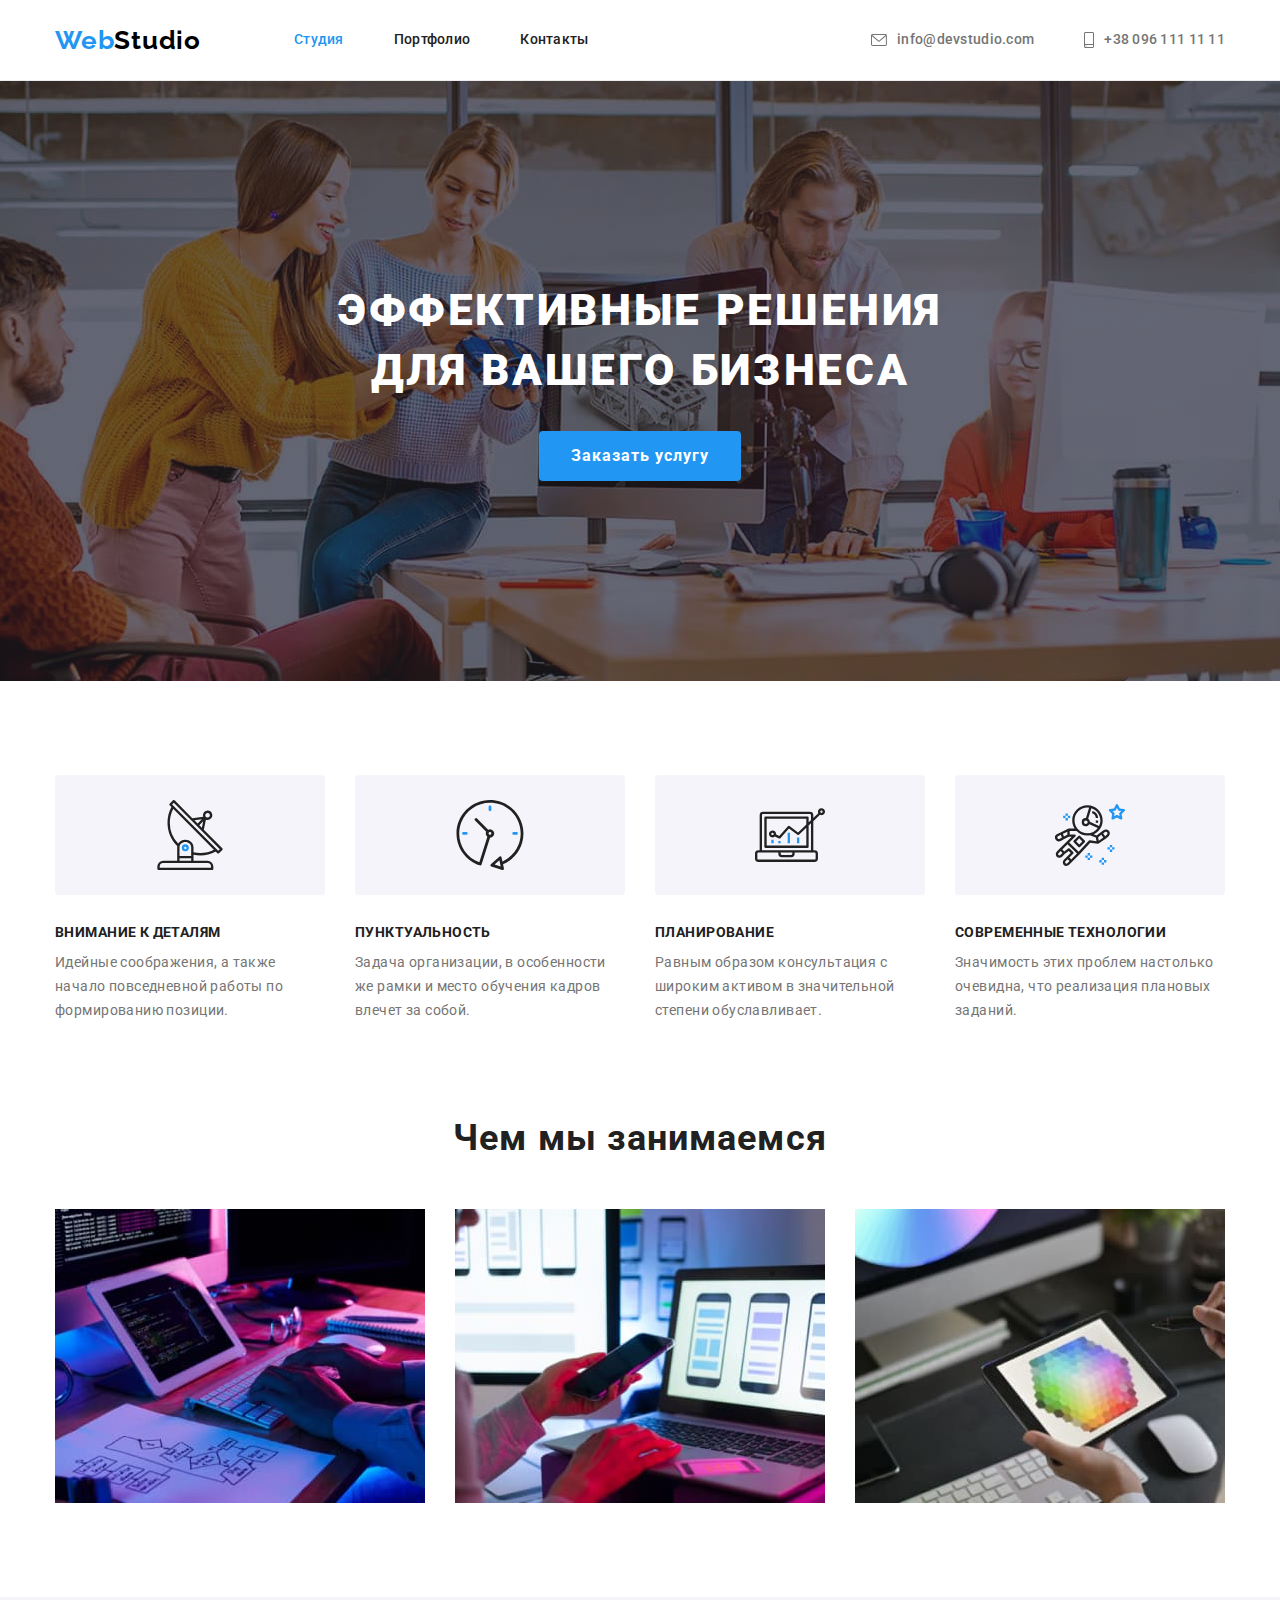
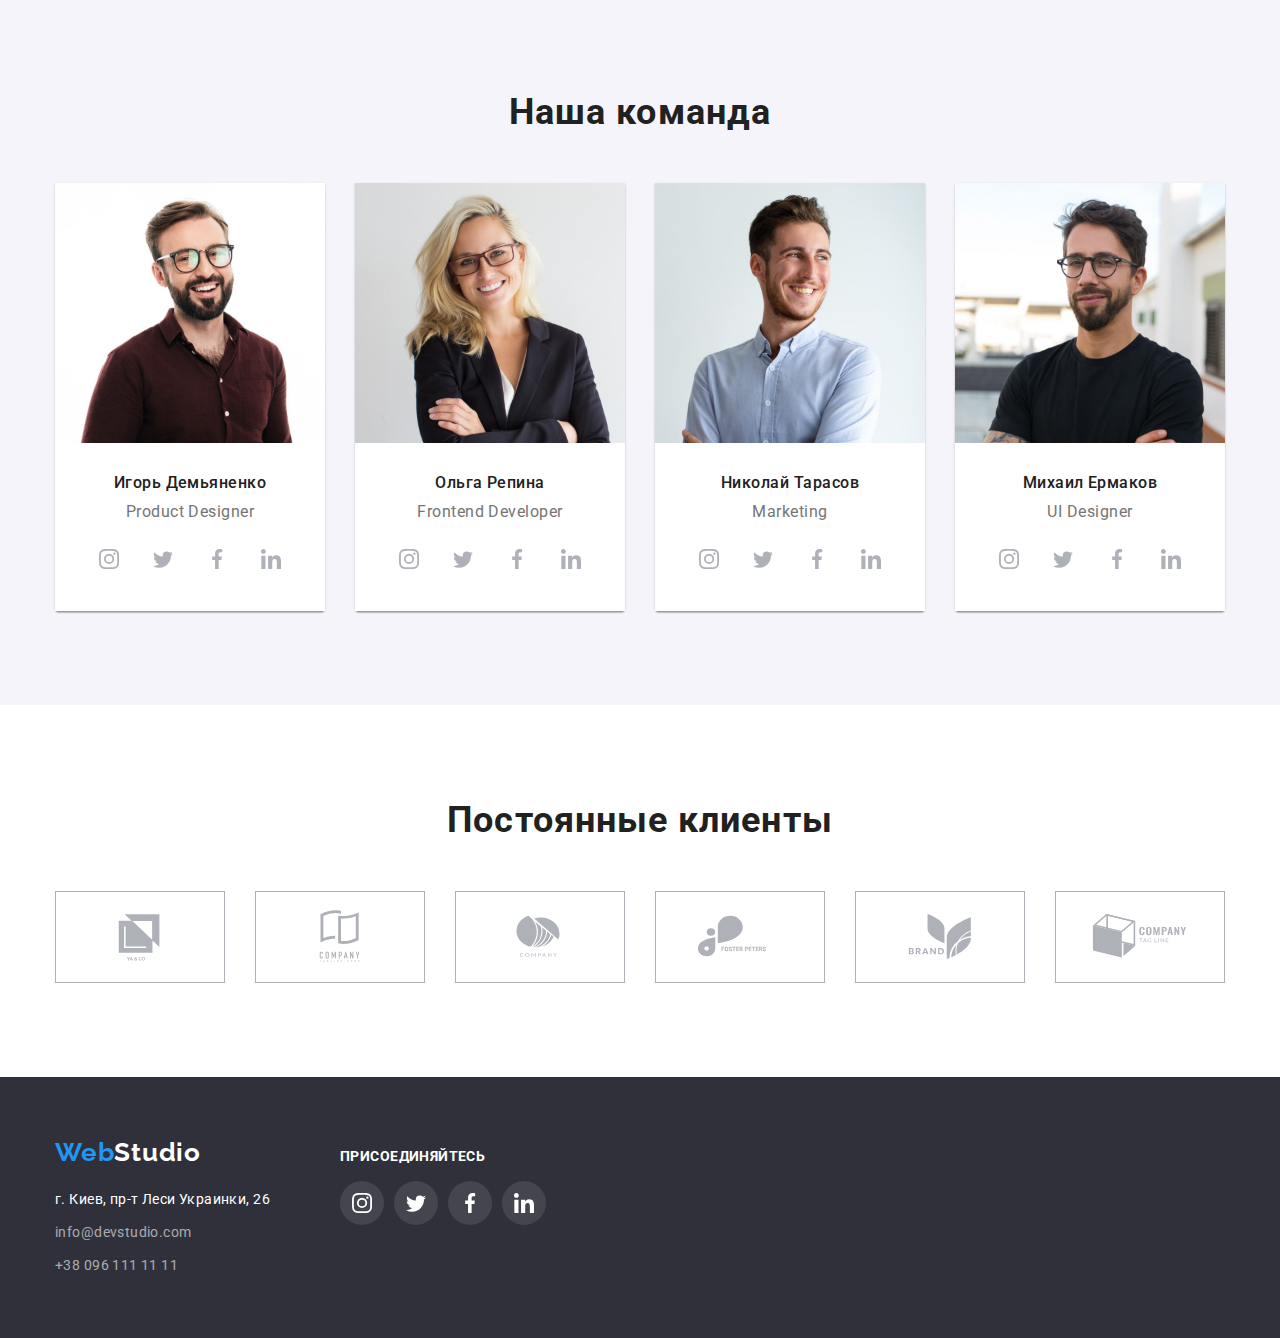
<file: index.html>
<!DOCTYPE html>
<html lang="ru">
  <head>
    <meta charset="UTF-8" />
    <meta http-equiv="X-UA-Compatible" content="IE=edge" />
    <meta name="viewport" content="width=device-width, initial-scale=1.0" />
    <title>Document</title>
    <link
      href="https://fonts.googleapis.com/css2?family=Raleway:wght@700&family=Roboto:wght@400;500;700;900&display=swap"
      rel="stylesheet"
    />
    <link
      rel="stylesheet"
      href="https://cdnjs.cloudflare.com/ajax/libs/modern-normalize/1.1.0/modern-normalize.min.css"
    />
    <link rel="stylesheet" href="./css/styles.css" />
  </head>
  <body>
    <!--Шапка сайта-->
    <header class="header">
      <div class="container nav">
        <a href="" lang="en" class="logo"><span>Web</span>Studio</a>
        <nav class="nav-list">
          <ul class="site-nav list">
            <li class="item"><a href="./index.html" class="link current">Студия</a></li>
            <li class="item"><a href="./portfolio.html" class="link">Портфолио</a></li>
            <li class="item"><a href="" class="link">Контакты</a></li>
          </ul>
        </nav>
        <ul class="contacts list">
          <li class="item">
            <a href="mailto:info@devstudio.com" class="link">
              <svg width="16" height="12">
                <use href="./images/symbol-defs.svg#icon-envelope"></use>
              </svg>
              <span class="mail">info@devstudio.com</span></a
            >
          </li>
          <li class="item">
            <a href="tel:+380961111111" class="link">
              <svg width="10" height="16">
                <use href="./images/symbol-defs.svg#icon-smartphone"></use>
              </svg>
              <span class="phone">+38 096 111 11 11</span></a
            >
          </li>
        </ul>
      </div>
    </header>

    <main>
      <!--Герой-->
      <section class="hero">
        <div class="container">
          <h1 class="hero-title">Эффективные решения для вашего бизнеса</h1>
          <button type="button" class="btn">Заказать услугу</button>
        </div>
      </section>
      <!--Преимущества-->
      <section class="section">
        <div class="container">
          <h2 class="visually-hidden">Наше преимущество</h2>
          <ul class="feature list">
            <li class="item">
              <div class="container-feature">
                <svg width="70" height="70">
                  <use href="./images/symbol-defs.svg#icon-antenna"></use>
                </svg>
              </div>
              <h3 class="title">Внимание к деталям</h3>
              <p class="text">
                Идейные соображения, а также начало повседневной работы по формированию позиции.
              </p>
            </li>
            <li class="item">
              <div class="container-feature">
                <svg width="70" height="70">
                  <use href="./images/symbol-defs.svg#icon-clock"></use>
                </svg>
              </div>
              <h3 class="title">Пунктуальность</h3>
              <p class="text">
                Задача организации, в особенности же рамки и место обучения кадров влечет за собой.
              </p>
            </li>
            <li class="item">
              <div class="container-feature">
                <svg width="70" height="70">
                  <use href="./images/symbol-defs.svg#icon-diagram"></use>
                </svg>
              </div>
              <h3 class="title">Планирование</h3>
              <p class="text">
                Равным образом консультация с широким активом в значительной степени обуславливает.
              </p>
            </li>
            <li class="item">
              <div class="container-feature">
                <svg width="70" height="70">
                  <use href="./images/symbol-defs.svg#icon-astronaut"></use>
                </svg>
              </div>
              <h3 class="title">Современные технологии</h3>
              <p class="text">
                Значимость этих проблем настолько очевидна, что реализация плановых заданий.
              </p>
            </li>
          </ul>
        </div>
      </section>
      <!--Діяльність-->
      <section class="section work">
        <div class="container">
          <h2 class="section-title">Чем мы занимаемся</h2>
          <ul class="work list">
            <li class="item">
              <img src="./images/box1.jpg" alt="работа на клавиатуре" width="370" height="294" />
            </li>
            <li class="item">
              <img src="./images/box2.jpg" alt="работа на ноутбуке" width="370" height="294" />
            </li>
            <li class="item">
              <img src="./images/box3.jpg" alt="работа на планшете" width="370" height="294" />
            </li>
          </ul>
        </div>
      </section>
      <!--Команда-->
      <section class="section team">
        <div class="container">
          <h2 class="section-title">Наша команда</h2>
          <ul class="team list">
            <li class="item">
              <img src="./images/img.jpg" alt="Photo Product Designer" width="270" height="260" />
              <div class="team-title">
                <h3 class="title">Игорь Демьяненко</h3>
                <p lang="en" class="text">Product Designer</p>
                <ul class="social list">
                  <li class="item">
                    <a class="link icon" href="#">
                      <svg width="20" height="20">
                        <use href="./images/symbol-defs.svg#icon-instagram"></use>
                      </svg>
                    </a>
                  </li>
                  <li class="item">
                    <a class="link icon" href="#">
                      <svg width="20" height="20">
                        <use href="./images/symbol-defs.svg#icon-twitter1"></use>
                      </svg>
                    </a>
                  </li>
                  <li class="item">
                    <a class="link icon" href="#">
                      <svg width="20" height="20">
                        <use href="./images/symbol-defs.svg#icon-facebook"></use>
                      </svg>
                    </a>
                  </li>
                  <li class="item">
                    <a class="link icon" href="#">
                      <svg width="20" height="20">
                        <use href="./images/symbol-defs.svg#icon-linkedin"></use>
                      </svg>
                    </a>
                  </li>
                </ul>
              </div>
            </li>
            <li class="item">
              <img
                src="./images/img(1).jpg"
                alt="Photo Frontend Developer"
                width="270"
                height="260"
              />
              <div class="team-title">
                <h3 class="title">Ольга Репина</h3>
                <p lang="en" class="text">Frontend Developer</p>
                <ul class="social list">
                  <li class="item">
                    <a class="link icon" href="#">
                      <svg width="20" height="20">
                        <use href="./images/symbol-defs.svg#icon-instagram"></use>
                      </svg>
                    </a>
                  </li>
                  <li class="item">
                    <a class="link icon" href="#">
                      <svg width="20" height="20">
                        <use href="./images/symbol-defs.svg#icon-twitter1"></use>
                      </svg>
                    </a>
                  </li>
                  <li class="item">
                    <a class="link icon" href="#">
                      <svg width="20" height="20">
                        <use href="./images/symbol-defs.svg#icon-facebook"></use>
                      </svg>
                    </a>
                  </li>
                  <li class="item">
                    <a class="link icon" href="#">
                      <svg width="20" height="20">
                        <use href="./images/symbol-defs.svg#icon-linkedin"></use>
                      </svg>
                    </a>
                  </li>
                </ul>
              </div>
            </li>
            <li class="item">
              <img
                src="./images/img(2).jpg"
                alt="Photo Product Marketinger"
                width="270"
                height="260"
              />
              <div class="team-title">
                <h3 class="title">Николай Тарасов</h3>
                <p lang="en" class="text">Marketing</p>
                <ul class="social list">
                  <li class="item">
                    <a class="link icon" href="#">
                      <svg idth="20" height="20">
                        <use href="./images/symbol-defs.svg#icon-instagram"></use>
                      </svg>
                    </a>
                  </li>
                  <li class="item">
                    <a class="link icon" href="#">
                      <svg cwidth="20" height="20">
                        <use href="./images/symbol-defs.svg#icon-twitter1"></use>
                      </svg>
                    </a>
                  </li>
                  <li class="item">
                    <a class="link icon" href="#">
                      <svg width="20" height="20">
                        <use href="./images/symbol-defs.svg#icon-facebook"></use>
                      </svg>
                    </a>
                  </li>
                  <li class="item">
                    <a class="link icon" href="#">
                      <svg width="20" height="20">
                        <use href="./images/symbol-defs.svg#icon-linkedin"></use>
                      </svg>
                    </a>
                  </li>
                </ul>
              </div>
            </li>
            <li class="item">
              <img src="./images/img(3).jpg" alt="Photo UI Designer" width="270" height="260" />
              <div class="team-title">
                <h3 class="title">Михаил Ермаков</h3>
                <p lang="en" class="text">UI Designer</p>
                <ul class="social list">
                  <li class="item">
                    <a class="link icon" href="#">
                      <svg width="20" height="20">
                        <use href="./images/symbol-defs.svg#icon-instagram"></use>
                      </svg>
                    </a>
                  </li>
                  <li class="item">
                    <a class="link icon" href="#">
                      <svg width="20" height="20">
                        <use href="./images/symbol-defs.svg#icon-twitter1"></use>
                      </svg>
                    </a>
                  </li>
                  <li class="item">
                    <a class="link icon" href="#">
                      <svg width="20" height="20">
                        <use href="./images/symbol-defs.svg#icon-facebook"></use>
                      </svg>
                    </a>
                  </li>
                  <li class="item">
                    <a class="link icon" href="#">
                      <svg width="20" height="20">
                        <use href="./images/symbol-defs.svg#icon-linkedin"></use>
                      </svg>
                    </a>
                  </li>
                </ul>
              </div>
            </li>
          </ul>
        </div>
      </section>
      <section class="section client">
        <div class="container">
          <h2 class="section-title">Постоянные клиенты</h2>
          <ul class="client list">
            <li class="item">
              <a class="link icon" href="#">
                <svg width="106" height="60">
                  <use href="./images/symbol-defs.svg#icon-logo1"></use>
                </svg>
              </a>
            </li>
            <li class="item">
              <a class="link icon" href="#">
                <svg width="106" height="60">
                  <use href="./images/symbol-defs.svg#icon-logo2"></use>
                </svg>
              </a>
            </li>
            <li class="item">
              <a class="link icon" href="#">
                <svg width="106" height="60">
                  <use href="./images/symbol-defs.svg#icon-logo3"></use>
                </svg>
              </a>
            </li>
            <li class="item">
              <a class="link icon" href="#">
                <svg width="106" height="60">
                  <use href="./images/symbol-defs.svg#icon-logo4"></use>
                </svg>
              </a>
            </li>
            <li class="item">
              <a class="link icon" href="#">
                <svg width="106" height="60">
                  <use href="./images/symbol-defs.svg#icon-logo5"></use>
                </svg>
              </a>
            </li>
            <li class="item">
              <a class="link icon" href="#">
                <svg width="106" height="60">
                  <use href="./images/symbol-defs.svg#icon-logo6"></use>
                </svg>
              </a>
            </li>
          </ul>
        </div>
      </section>
    </main>
    <footer class="footer">
      <div class="container">
        <div class="container-adress">
          <a href="" lang="en" class="logo link"><span>Web</span>Studio</a>
          <address class="address">
            г. Киев, пр-т Леси Украинки, 26
            <a href="mailto:info@devstudio.com" class="link mail">info@devstudio.com</a>
            <a href="tel:+380961111111" class="link">+38 096 111 11 11</a>
          </address>
        </div>
        <div class="container-social">
          <b>присоединяйтесь</b>
          <ul class="social list">
            <li class="item">
              <a class="link icon" href="">
                <svg width="20" height="20">
                  <use href="./images/symbol-defs.svg#icon-instagram"></use>
                </svg>
              </a>
            </li>
            <li class="item">
              <a class="link icon" href="">
                <svg width="20" height="20">
                  <use href="./images/symbol-defs.svg#icon-twitter1"></use>
                </svg>
              </a>
            </li>
            <li class="item">
              <a class="link icon" href="">
                <svg width="20" height="20">
                  <use href="./images/symbol-defs.svg#icon-facebook"></use>
                </svg>
              </a>
            </li>
            <li class="item">
              <a class="link icon" href="">
                <svg width="20" height="20">
                  <use href="./images/symbol-defs.svg#icon-linkedin"></use>
                </svg>
              </a>
            </li>
          </ul>
        </div>
      </div>
    </footer>
  </body>
</html>
</file>
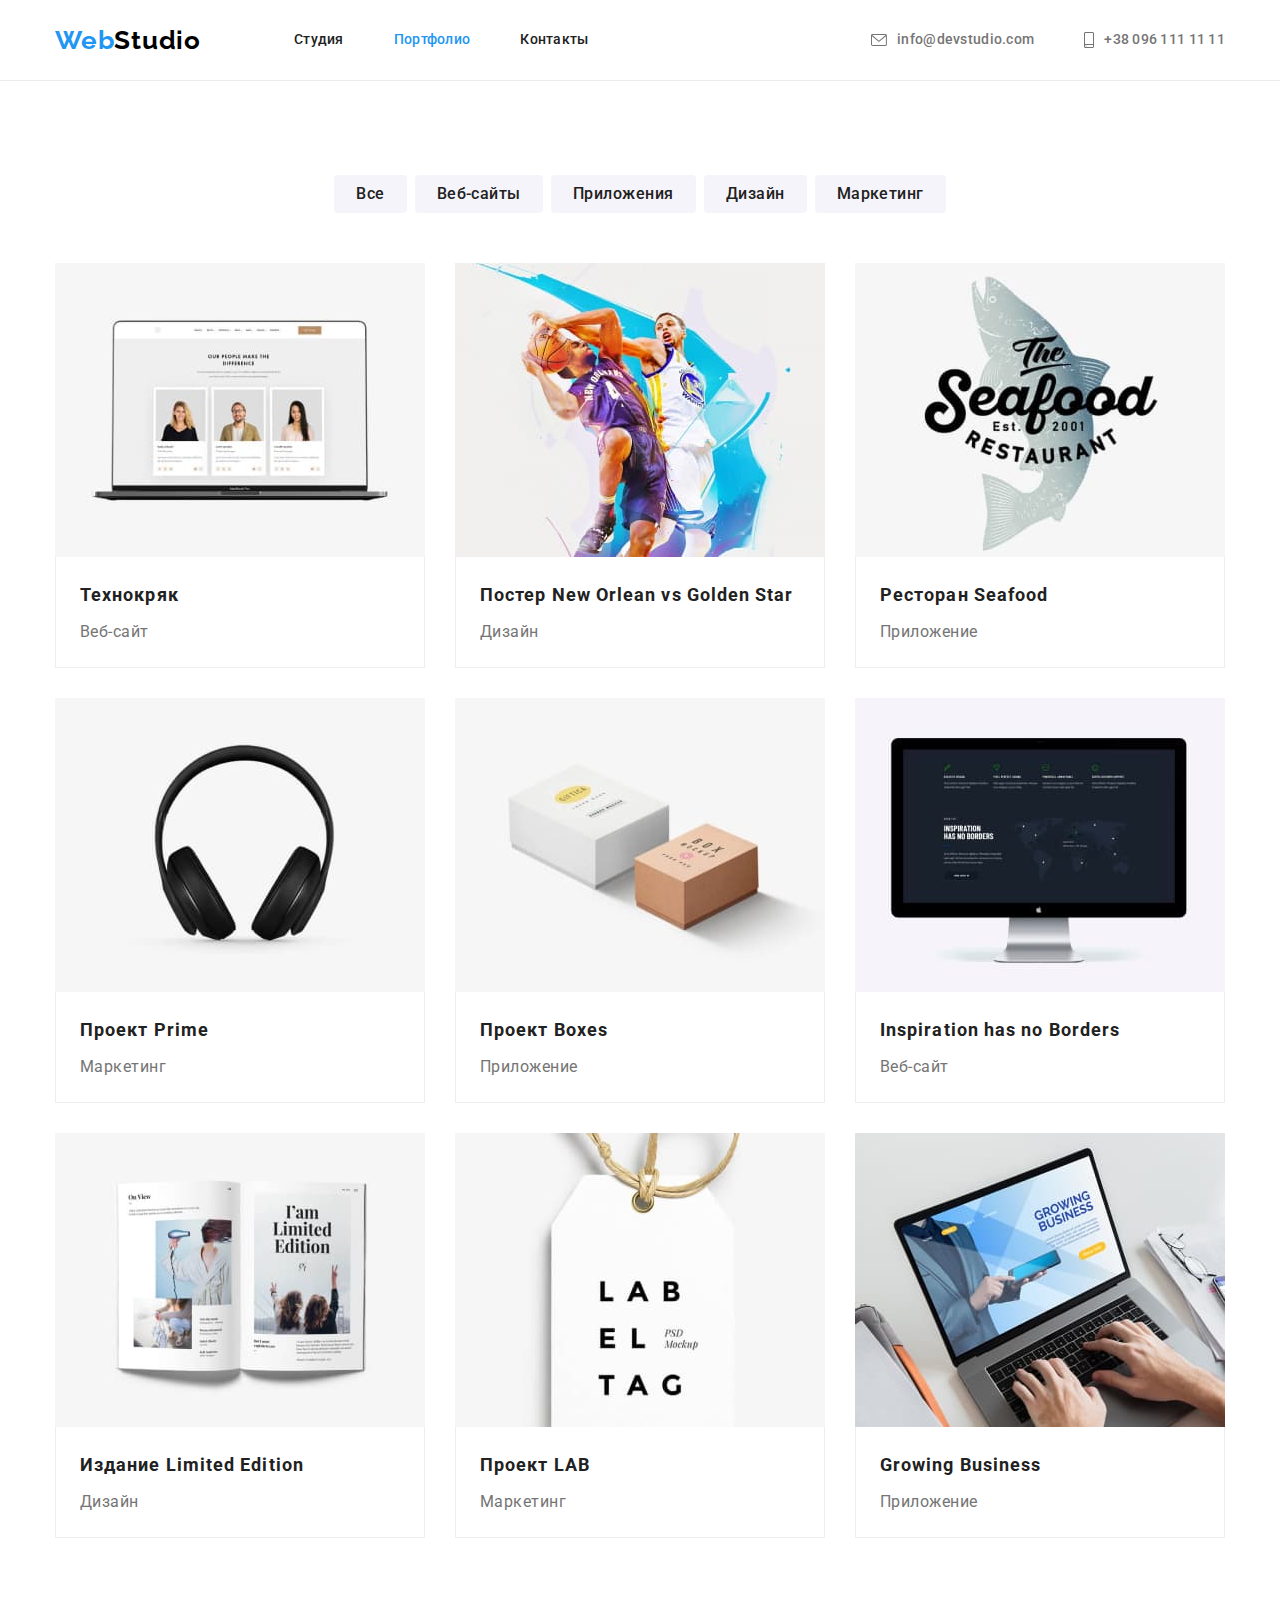
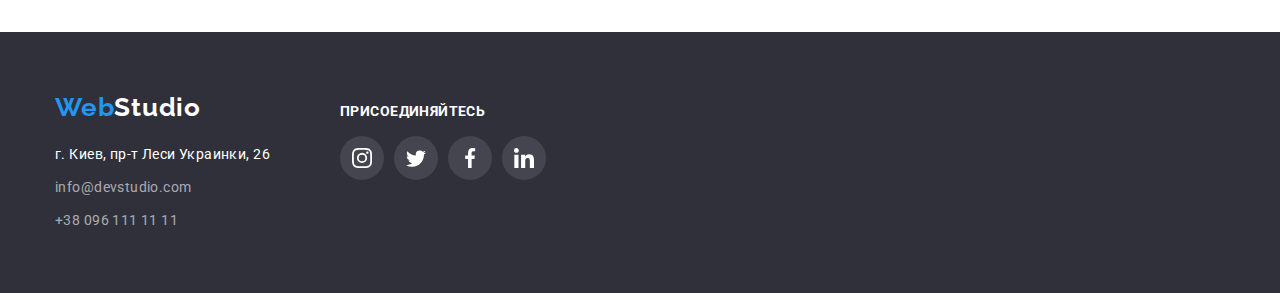
<file: portfolio.html>
<!DOCTYPE html>
<html lang="ru">
  <head>
    <meta charset="UTF-8" />
    <meta http-equiv="X-UA-Compatible" content="IE=edge" />
    <meta name="viewport" content="width=device-width, initial-scale=1.0" />
    <title>Домашняя работа</title>
    <link
      href="https://fonts.googleapis.com/css2?family=Raleway:wght@700&family=Roboto:wght@400;500;700;900&display=swap"
      rel="stylesheet"
    />
    <link
      rel="stylesheet"
      href="https://cdnjs.cloudflare.com/ajax/libs/modern-normalize/1.1.0/modern-normalize.min.css"
    />
    <link rel="stylesheet" href="./css/styles.css" />
  </head>

  <body>
    <!--Шапка сайта-->
    <header class="header">
      <div class="container nav">
        <a href="./index.html" lang="en" class="logo"><span>Web</span>Studio</a>
        <nav class="nav-list">
          <ul class="site-nav list">
            <li class="item"><a href="./index.html" class="link">Студия</a></li>
            <li class="item"><a href="./portfolio.html" class="link current">Портфолио</a></li>
            <li class="item"><a href="#" class="link">Контакты</a></li>
          </ul>
        </nav>
        <ul class="contacts list">
          <li class="item">
            <a href="mailto:info@devstudio.com" class="link">
              <svg  width="16" height="12">
                <use href="./images/symbol-defs.svg#icon-envelope"></use>
              </svg>
              <span class="mail">info@devstudio.com</span></a
            >
          </li>
          <li class="item">
            <a href="tel:+380961111111" class="link">
              <svg width="10" height="16">
                <use href="./images/symbol-defs.svg#icon-smartphone"></use>
              </svg>
              <span class="phone">+38 096 111 11 11</span></a
            >
          </li>
      </div>
    </header>

    <main>
      <section class="section">
        <div class="container">
          <h1 class="visually-hidden">Наши проекты</h1>
          <ul class="buttons list">
            <li class="item">
              <button type="button" class="btn">Все</button>
            </li>
            <li class="item">
              <button type="button" class="btn">Веб-сайты</button>
            </li>
            <li class="item">
              <button type="button" class="btn">Приложения</button>
            </li>
            <li class="item">
              <button type="button" class="btn">Дизайн</button>
            </li>
            <li class="item">
              <button type="button" class="btn">Маркетинг</button>
            </li>
          </ul>
          <ul class="projects list">
            <li class="item">
              <a href="" class="link">
                <img src="./images/img1.jpg" alt="example1" width="370" height="294" />
                <div class="project-title">
                  <h2 class="title">Технокряк</h2>
                  <p class="text">Веб-сайт</p>
                </div>
              </a>
            </li>
            <li class="item">
              <a href="" class="link">
                <img src="./images/img2.jpg" alt="example2" width="370" height="294" />
                <div class="project-title">
                  <h2 class="title">Постер <span lang="en">New Orlean vs Golden Star</span></h2>
                  <p class="text">Дизайн</p>
                </div>
              </a>
            </li>
            <li class="item">
              <a href="" class="link">
                <img src="./images/img3.jpg" alt="example3" width="370" height="294" />
                <div class="project-title">
                  <h2 class="title">Ресторан <span>Seafood</span></h2>
                  <p class="text">Приложение</p>
                </div>
              </a>
            </li>
            <li class="item">
              <a href="" class="link">
                <img src="./images/img4.jpg" alt="example4" width="370" height="294" />
                <div class="project-title">
                  <h2 class="title">Проект <span>Prime</span></h2>
                  <p class="text">Маркетинг</p>
                </div>
              </a>
            </li>
            <li class="item">
              <a href="" class="link">
                <img src="./images/img5.jpg" alt="example5" width="370" height="294" />
                <div class="project-title">
                  <h2 class="title">Проект <span>Boxes</span></h2>
                  <p class="text">Приложение</p>
                </div>
              </a>
            </li>
            <li class="item">
              <a href="" class="link">
                <img src="./images/img6.jpg" alt="example6" width="370" height="294" />
                <div class="project-title">
                  <h2 lang="en" class="title">Inspiration has no Borders</h2>
                  <p class="text">Веб-сайт</p>
                </div>
              </a>
            </li>
            <li class="item">
              <a href="" class="link">
                <img src="./images/img7.jpg" alt="example7" width="370" height="294" />
                <div class="project-title">
                  <h2 class="title">Издание <span lang="en">Limited Edition</span></h2>
                  <p class="text">Дизайн</p>
                </div>
              </a>
            </li>
            <li class="item">
              <a href="" class="link">
                <img src="./images/img8.jpg" alt="example8" width="370" height="294" />
                <div class="project-title">
                  <h2 class="title">Проект <span>LAB</span></h2>
                  <p class="text">Маркетинг</p>
                </div>
              </a>
            </li>
            <li class="item">
              <a href="" class="link">
                <img src="./images/img9.jpg" alt="example9" width="370" height="294" />
                <div class="project-title">
                  <h2 lang="en" class="title">Growing Business</h2>
                  <p class="text">Приложение</p>
                </div>
              </a>
            </li>
          </ul>
        </div>
      </section>
    </main>
    <footer class="footer">
      <div class="container">
        <div class="container-adress">
          <a href="" lang="en" class="logo"><span>Web</span>Studio</a>
          <address class="address">
            г. Киев, пр-т Леси Украинки, 26
            <a href="mailto:info@devstudio.com" class="link mail">info@devstudio.com</a>
            <a href="tel:+380961111111" class="link">+38 096 111 11 11</a>
          </address>
        </div>
        <div class="container-social">
          <b>присоединяйтесь</b>
          <ul class="social list">
            <li class="item">
              <a class="link icon" href="">
                <svg width="20" height="20">
                  <use href="./images/symbol-defs.svg#icon-instagram"></use>
                </svg>
              </a>
            </li>
            <li class="item">
              <a class="link icon" href="">
                <svg width="20" height="20">
                  <use href="./images/symbol-defs.svg#icon-twitter1"></use>
                </svg>
              </a>
            </li>
            <li class="item">
              <a class="link icon" href="">
                <svg width="20" height="20">
                  <use href="./images/symbol-defs.svg#icon-facebook"></use>
                </svg>
              </a>
            </li>
            <li class="item">
              <a class="link icon" href="">
                <svg width="20" height="20">
                  <use href="./images/symbol-defs.svg#icon-linkedin"></use>
                </svg>
              </a>
            </li>
          </ul>
        </div>
      </div>
    </footer>
  </body>
</html>
</file>
<file: css/styles.css>
/* цвет вторичного текста #212121; */
/* цвет основного текста #757575; */
/* акцент #2196F3;*/
/* цвет адреса rgba(255, 255, 255, 0.6); */
/* цвет logo #000000 */

/* цвет основного фона #FFFFFF; */
/* цвет фона героя и подвала #2F303A; */
/* цвет фона кнопки и команды# F5F4FA; */
/* цвет фона кнопки героя 188CE8; */
/*цвет фона героя #c4c4c4*;/

/* цвет линии под карточкой портфолио #EEEEEE */
/* цвет линии хейдера #ECECEC */
/* цвет бордер клиент секции rgba(175, 177, 184, 1) */
/* цвет бордер клиент секции rgba(33, 150, 243, 1) */

/* цвет затемнения rgba(47, 48, 58, 0.4); */
/* цвет иконки #afb1b8;*/
/* цвет фона иконки подвала rgb(255, 255, 255, 0.1);  */
:root {
  --primary-text-color: #757575;
  --title-text-color: #212121;
  --accent-color: #2196f3;
  --accent-white-color: rgba(255, 255, 255, 0.6);
  --primary-white-color: #ffffff;
  --bg-color: #f5f4fa;
  --footer-bg-color: #2f303a;
  --hero-bg-color: #c4c4c4;
  --hero-bg-image: rgba(47, 48, 58, 0.4);
  --logo-text-color: #000000;
  --button-bg-color: #188ce8;
  --border-color: #eeeeee;
  --border-header-color: #ececec;
  --border-client-color: rgba(175, 177, 184, 1);
  --border-client-current-color: rgba(33, 150, 243, 1);

  --icon-bg-color: rgb(255, 255, 255, 0.1);
  --icon-color: #afb1b8;
}

body {
  margin: 0;
  color: var(--primary-text-color);
  background-color: var(--primary-white-color);
  font-family: 'Roboto', sans-serif;
}

.container {
  width: 1200px;
  margin-left: auto;
  margin-right: auto;
  padding-left: 15px;
  padding-right: 15px;
}

.list {
  margin: 0;
  padding: 0;
  list-style: none;
}

h1,
h2,
h3,
p {
  margin-top: 0;
  margin-bottom: 0;
}
img {
  display: block;
}

.visually-hidden {
  position: absolute;
  width: 1px;
  height: 1px;
  margin: -1px;
  border: 0;
  padding: 0;
  white-space: nowrap;
  clip-path: inset(100%);
  clip: rect(0 0 0 0);
  overflow: hidden;
}
/* header */
.logo {
  color: var(--logo-text-color);
  font-family: 'Raleway';
  font-weight: 700;
  font-size: 26px;
  line-height: 1.19;
  text-decoration: none;
  letter-spacing: 0.03em;
}

.logo span {
  color: var(--accent-color);
}

/* site nav */
.header {
  border-bottom: 1px solid var(--border-header-color);
}
.container.nav .site-nav,
.container.nav {
  display: flex;
  align-items: center;
}

.nav-list {
  margin-left: 93px;
}
.site-nav {
  display: flex;
}
.site-nav .item {
  margin-right: 50px;
}
.site-nav .item:last-child {
  margin-right: 0;
}
.site-nav .link {
  display: block;
  padding-top: 32px;
  padding-bottom: 32px;

  color: var(--title-text-color);
  font-weight: 500;
  font-size: 14px;
  line-height: 1.14;
  letter-spacing: 0.02em;
  text-decoration: none;
}

.site-nav .link:hover,
.site-nav .link:focus,
.link.current {
  color: var(--accent-color);
}

.contacts.list {
  display: flex;
  align-items: center;
  margin-left: auto;
}

.contacts .item {
  display: flex;
  padding: 0px;
}

.contacts .item + .item {
  margin-left: 50px;
}

.contacts .link {
  display: inline-flex;
  align-items: center;
  margin: 0px;
  color: var(--primary-text-color);
  fill: var(--primary-text-color);
  font-weight: 500;
  font-size: 14px;
  line-height: 1.14;
  letter-spacing: 0.02em;
  text-decoration: none;
}

.contacts .link:hover,
.contacts .link:focus {
  color: var(--accent-color);
  fill: var(--accent-color);
}

.contacts.list .mail,
.contacts.list .phone {
  margin-left: 10px;
}

/* hero */
.hero {
  max-width: 1600px;
  height: 600px;
  margin-left: auto;
  margin-right: auto;
  padding: 200px 0;
  background-color: var(--hero-bg-color);
  background-image: linear-gradient(to right, rgba(47, 48, 58, 0.4), rgba(47, 48, 58, 0.4)),
    url(../images/hero.jpg);

  background-repeat: no-repeat;
  background-position: center;
  background-size: cover;

  text-align: center;
}

.hero-title {
  margin: 0 auto 30px;
  max-width: 696px;

  color: var(--primary-white-color);

  font-weight: 900;
  font-size: 44px;
  line-height: 1.36;
  letter-spacing: 0.06em;
  text-align: center;
  text-transform: uppercase;
}

/* section */
.section {
  padding-top: 94px;
  padding-bottom: 94px;
}

.section-title {
  margin-bottom: 50px;

  color: var(--title-text-color);

  font-size: 36px;
  line-height: 1.17;
  text-align: center;
  letter-spacing: 0.03em;
}

.feature.list,
.work.list,
.team.list {
  display: flex;
  flex-wrap: wrap;
  justify-content: center;
}

.container-feature {
  display: flex;
  justify-content: center;
  align-items: center;
  height: 120px;
  margin-bottom: 30px;
  background-color: var(--bg-color);
  border-radius: 4px;
}

.feature .item {
  width: 270px;
  margin-right: 30px;
}

.section.work {
  padding-top: 0;
}

.work .item,
.team .item {
  margin-right: 30px;
}

.item:last-child,
.work .item:last-child,
.team .item:last-child {
  margin-right: 0px;
}

.feature .title {
  margin-bottom: 10px;

  color: var(--title-text-color);

  font-size: 14px;
  line-height: 1.14;
  text-transform: uppercase;
  letter-spacing: 0.03em;
}

.feature .text {
  font-weight: 400;
  font-size: 14px;
  line-height: 1.71;
  letter-spacing: 0.03em;
}

.section.team {
  background-color: var(--bg-color);
}
.team .item {
  background-color: var(--bg-color);
  box-shadow: 0px 1px 3px rgba(0, 0, 0, 0.12), 0px 1px 1px rgba(0, 0, 0, 0.14),
    0px 2px 1px rgba(0, 0, 0, 0.2);
  border-radius: 0px 0px 4px 4px;
}

.team-title {
  padding: 30px 10px;

  background: var(--primary-white-color);

  text-align: center;
}
.team .title {
  margin-bottom: 10px;

  color: var(--title-text-color);

  font-weight: 500;
  font-size: 16px;
  line-height: 1.19;
  letter-spacing: 0.03em;
}

.team .text {
  font-weight: 400;
  font-size: 16px;
  line-height: 1.19;
  letter-spacing: 0.03em;
}

.social.list {
  display: flex;
  flex-wrap: wrap;
  justify-content: center;

  margin-top: 16px;
}
.social .item {
  border: none;
  width: 44px;
  height: 44px;
  margin-right: 10px;
  background-color: var(--primary-white-color);
  box-shadow: none;
}

.social .item:last-child {
  margin-right: 0px;
}

.social .link.icon {
  display: flex;
  justify-content: center;
  align-items: center;
  width: 100%;
  height: 100%;
  fill: var(--icon-color);
  background-color: var(--primary-white-color);
  border-radius: 50%;
}

.team .icon:hover,
.team .icon:focus {
  fill: var(--primary-white-color);
  background-color: var(--accent-color);
}

/* section client */
.client .list {
  display: flex;
  flex-wrap: wrap;
  justify-content: center;
  padding: 0;
}

.client .item {
  width: 170px;
  height: 92px;
  margin-right: 30px;
}

.client .item:last-child {
  margin-right: 0px;
}

.client .link.icon {
  display: flex;
  justify-content: center;
  align-items: center;
  width: 100%;
  height: 100%;
  fill: var(--icon-color);
  border: 1px solid var(--border-client-color);
}

.client .link.icon:hover,
.client .link.icon:focus {
  fill: var(--accent-color);
  border: 1px solid var(--border-client-current-color);
}

/* address*/
.footer .container {
  display: flex;
  justify-content: start;
  align-items: baseline;
}

.footer {
  padding-top: 60px;
  padding-bottom: 60px;
  background-color: var(--footer-bg-color);
}

.address {
  margin-top: 20px;

  color: var(--primary-white-color);

  font-style: normal;
  font-weight: 400;
  font-size: 14px;
  line-height: 1.71;
  letter-spacing: 0.03em;
}

.footer .logo {
  color: var(--primary-white-color);
}

.address .link {
  display: block;
  color: var(--accent-white-color);
  text-decoration: none;
}

.address .link:hover,
.address .link:focus {
  color: var(--accent-color);
}
.link.mail {
  margin-top: 9px;
  margin-bottom: 9px;
}

.container-social {
  margin-left: 70px;

  color: var(--primary-white-color);

  font-size: 14px;
  line-height: 1.14;
  letter-spacing: 0.03em;
  text-transform: uppercase;
}

.container-social .list {
  justify-content: left;
}
.container-social .item {
  background-color: var(--footer-bg-color);
}

.container-social .link.icon {
  background-color: var(--icon-bg-color);
  fill: #ffffff;
}
.container-social .icon:hover,
.container-social .icon:focus {
  background-color: var(--accent-color);
}
/* buttons */
.btn {
  border-radius: 4px;
  padding: 6px 22px;
  border: 0px;

  color: var(--title-text-color);
  background-color: var(--bg-color);
  cursor: pointer;

  font-family: inherit;
  font-weight: 500;
  font-size: 16px;
  line-height: 1.63;
  letter-spacing: 0.03em;
  text-align: center;
}

.btn:hover,
.btn:focus {
  color: var(--primary-white-color);
  background-color: var(--accent-color);
  box-shadow: 0px 3px 1px rgba(0, 0, 0, 0.1), 0px 1px 2px rgba(0, 0, 0, 0.08),
    0px 2px 2px rgba(0, 0, 0, 0.12);
}

.hero .btn {
  display: inline-block;
  padding: 10px 32px;

  color: var(--primary-white-color);
  background-color: var(--accent-color);
  cursor: pointer;

  font-weight: 700;
  line-height: 1.88;
  letter-spacing: 0.06em;
}

.hero .btn:hover,
.hero .btn:focus {
  background-color: var(--button-bg-color);
}

/* portfolio */

.buttons.list {
  display: flex;
  justify-content: center;
  margin-bottom: 50px;
}

.buttons .item {
  margin-right: 8px;
}

.buttons .item:last-child {
  margin-right: 0px;
}
.projects.list {
  display: flex;
  flex-wrap: wrap;
}

.projects .item {
  width: 370px;
  margin-right: 30px;
  margin-bottom: 30px;
}
.projects .item:nth-child(3n) {
  margin-right: 0px;
}
.projects .item:nth-last-child(-n + 3) {
  margin-bottom: 0px;
}

.project-title {
  padding: 20px 24px;
  border-left: 1px solid var(--border-color);
  border-right: 1px solid var(--border-color);
  border-bottom: 1px solid var(--border-color);
}
.projects .title {
  margin-top: 0;
  margin-bottom: 4px;

  color: var(--title-text-color);

  font-size: 18px;
  line-height: 2;
  letter-spacing: 0.06em;
}

.projects .text {
  color: var(--primary-text-color);
  font-family: 'Roboto';
  font-weight: 400;
  font-size: 16px;
  line-height: 1.88;
  letter-spacing: 0.03em;
}

.projects .link {
  display: block;
  text-decoration: none;
}

.projects .link:hover,
.projects .link:focus {
  box-shadow: 0px 1px 1px rgba(0, 0, 0, 0.12), 0px 4px 4px rgba(0, 0, 0, 0.06),
    1px 4px 6px rgba(0, 0, 0, 0.16);
}
</file>
